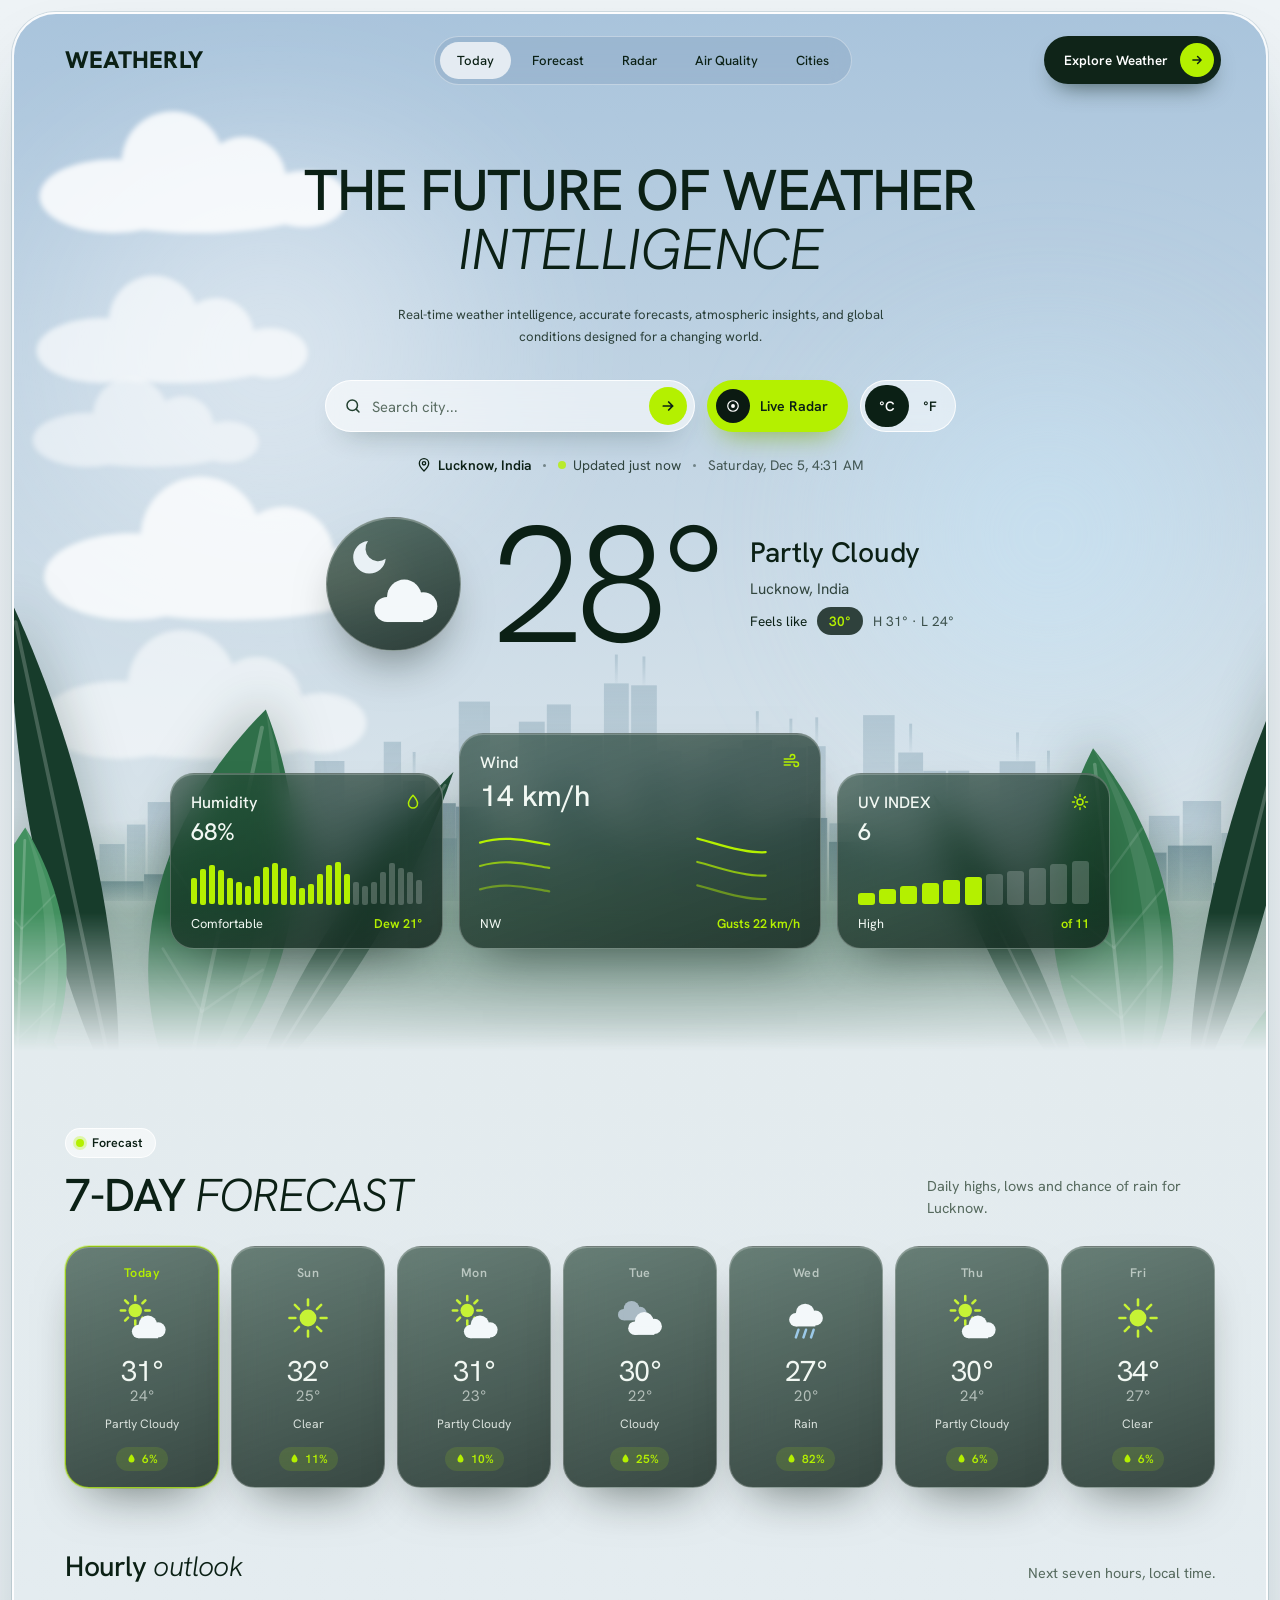
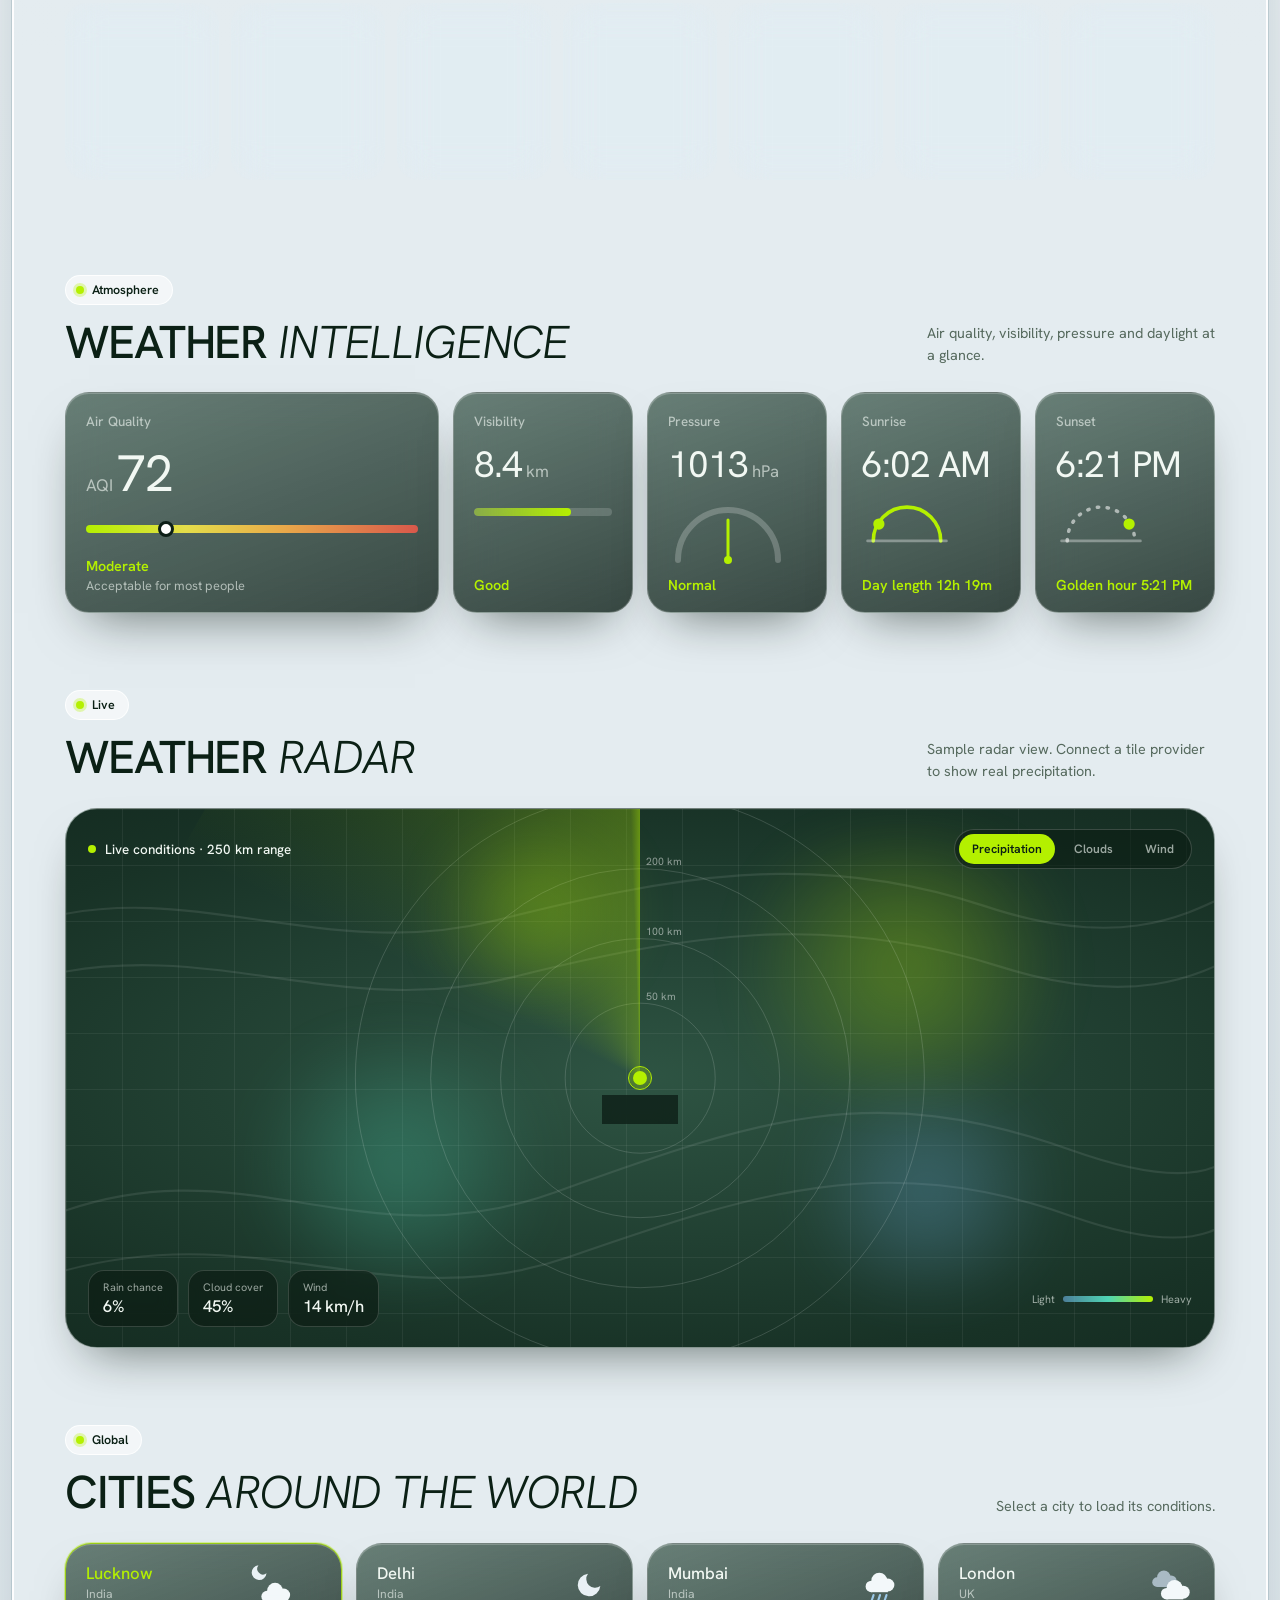
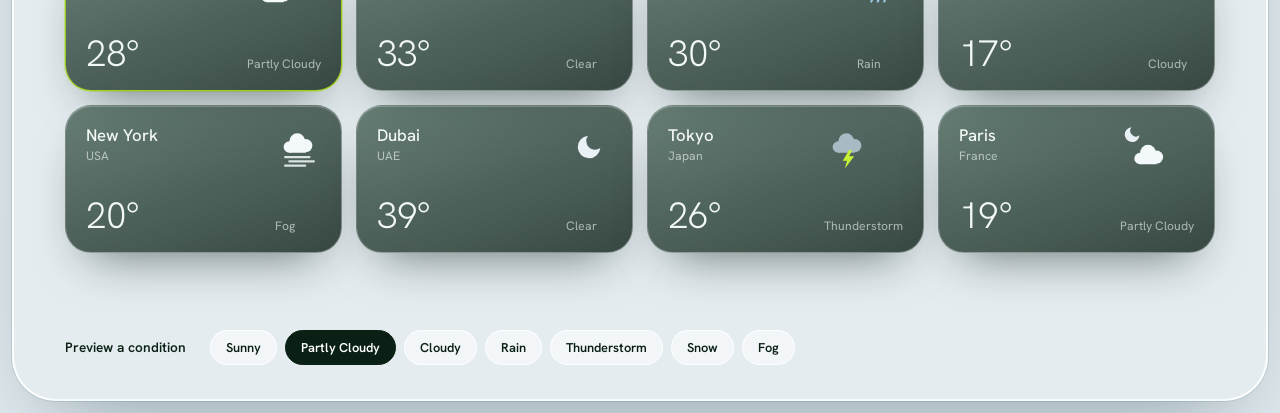
<file: index.html>
<!DOCTYPE html>
<html lang="en">
<head>
<meta charset="UTF-8">
<meta name="viewport" content="width=device-width, initial-scale=1">
<title>Weatherly — The Future of Weather Intelligence</title>
<meta name="description" content="Real-time weather intelligence, accurate forecasts, atmospheric insights, and global conditions.">
<link rel="icon" href="data:image/svg+xml,%3Csvg xmlns='http://www.w3.org/2000/svg' viewBox='0 0 64 64'%3E%3Ccircle cx='32' cy='32' r='30' fill='%230b2015'/%3E%3Ccircle cx='32' cy='32' r='11' fill='%23b4f000'/%3E%3C/svg%3E">
<link rel="preconnect" href="https://fonts.googleapis.com">
<link rel="preconnect" href="https://fonts.gstatic.com" crossorigin>
<link href="https://fonts.googleapis.com/css2?family=Hanken+Grotesk:ital,wght@0,300;0,400;0,500;0,600;0,700;0,800;1,200;1,300;1,400&display=swap" rel="stylesheet">
<link rel="stylesheet" href="style.css">
</head>
<body>

<svg width="0" height="0" style="position:absolute" aria-hidden="true" focusable="false">
  <defs>
    <symbol id="cloudshape" viewBox="0 0 240 100">
      <ellipse cx="70" cy="70" rx="52" ry="26"/>
      <circle cx="112" cy="46" r="36"/>
      <circle cx="162" cy="58" r="30"/>
      <ellipse cx="130" cy="74" rx="90" ry="22"/>
      <ellipse cx="205" cy="72" rx="30" ry="20"/>
    </symbol>

    <linearGradient id="skyfar" x1="0" y1="0" x2="0" y2="1">
      <stop offset="0" stop-color="#9db6c4" stop-opacity=".62"/>
      <stop offset="1" stop-color="#9db6c4" stop-opacity=".06"/>
    </linearGradient>
    <linearGradient id="skynear" x1="0" y1="0" x2="0" y2="1">
      <stop offset="0" stop-color="#6d8d9b" stop-opacity=".7"/>
      <stop offset="1" stop-color="#6d8d9b" stop-opacity=".08"/>
    </linearGradient>

    <g id="leafA">
      <path d="M0 0C-62 -70 -72 -190 0 -300C72 -190 62 -70 0 0Z"/>
      <path d="M0 0C30 -70 42 -190 0 -300C60 -190 50 -70 0 0Z" fill="rgba(255,255,255,.09)"/>
      <path d="M0 -70L-38 -110M0 -70L38 -110M0 -130L-46 -175M0 -130L46 -175M0 -190L-34 -228M0 -190L34 -228" fill="none" stroke="rgba(255,255,255,.11)" stroke-width="2" stroke-linecap="round"/>
      <path d="M0 0V-286" fill="none" stroke="rgba(255,255,255,.2)" stroke-width="3" stroke-linecap="round"/>
    </g>
    <g id="leafB">
      <path d="M0 0C-24 -90 -28 -220 0 -340C28 -220 24 -90 0 0Z"/>
      <path d="M0 0V-326" fill="none" stroke="rgba(255,255,255,.2)" stroke-width="2.5" stroke-linecap="round"/>
    </g>

    <g id="clusterA">
      <use href="#leafA" transform="translate(20 560) rotate(-22) scale(.9)"  fill="#1d4a34"/>
      <use href="#leafB" transform="translate(40 560) rotate(-46) scale(1.05)" fill="#1a4631"/>
      <use href="#leafA" transform="translate(120 560) rotate(-54) scale(.8)"  fill="#3a8055"/>
      <use href="#leafA" transform="translate(90 560) rotate(-30) scale(1)"    fill="#25583c"/>
      <use href="#leafB" transform="translate(150 560) rotate(-12) scale(1.18)" fill="#173c2b"/>
      <use href="#leafA" transform="translate(70 560) rotate(2) scale(.72)"    fill="#42905f"/>
      <use href="#leafA" transform="translate(200 560) rotate(12) scale(1.05)" fill="#2f6f49"/>
      <use href="#leafB" transform="translate(250 560) rotate(32) scale(.9)"   fill="#214f38"/>
    </g>
    <g id="clusterB">
      <use href="#leafB" transform="translate(500 560) rotate(40) scale(1)"     fill="#1a4631"/>
      <use href="#leafA" transform="translate(440 560) rotate(28) scale(1.1)"   fill="#2a6544"/>
      <use href="#leafA" transform="translate(400 560) rotate(50) scale(.78)"   fill="#3d8557"/>
      <use href="#leafB" transform="translate(370 560) rotate(14) scale(1.2)"   fill="#183d2c"/>
      <use href="#leafA" transform="translate(320 560) rotate(-6) scale(1)"     fill="#33774d"/>
      <use href="#leafA" transform="translate(470 560) rotate(8) scale(.7)"     fill="#46955f"/>
      <use href="#leafB" transform="translate(280 560) rotate(-26) scale(.85)"  fill="#204e37"/>
    </g>
  </defs>
</svg>

<div class="shell" id="shell" data-weather="partly" data-time="day">

  <header class="nav" id="nav">
    <a class="logo" href="#today" aria-label="Weatherly home">WEATHERLY</a>

    <nav class="pill-nav" id="pillNav" aria-label="Primary">
      <a href="#today" class="active">Today</a>
      <a href="#forecast">Forecast</a>
      <a href="#radar">Radar</a>
      <a href="#air">Air Quality</a>
      <a href="#cities">Cities</a>
    </nav>

    <div class="nav-actions">
      <a class="btn-dark" href="#forecast">
        <span>Explore Weather</span>
        <span class="orb" aria-hidden="true">
          <svg viewBox="0 0 24 24" width="14" height="14" fill="none" stroke="currentColor" stroke-width="2.6" stroke-linecap="round" stroke-linejoin="round"><path d="M5 12h14M13 6l6 6-6 6"/></svg>
        </span>
      </a>
      <button class="menu-btn" id="menuBtn" type="button" aria-label="Open menu" aria-expanded="false" aria-controls="pillNav">
        <span></span><span></span>
      </button>
    </div>
  </header>

 
  <section class="hero" id="today">

    <div class="layer glowfield" aria-hidden="true"></div>
    <div class="layer sun" aria-hidden="true"></div>
    <div class="layer sky" aria-hidden="true">
      <svg class="cloud c1" viewBox="0 0 240 100"><use href="#cloudshape"/></svg>
      <svg class="cloud c2" viewBox="0 0 240 100"><use href="#cloudshape"/></svg>
      <svg class="cloud c3" viewBox="0 0 240 100"><use href="#cloudshape"/></svg>
      <svg class="cloud c4" viewBox="0 0 240 100"><use href="#cloudshape"/></svg>
      <svg class="cloud c5" viewBox="0 0 240 100"><use href="#cloudshape"/></svg>
    </div>

    <div class="layer scene" aria-hidden="true">
      <svg class="skyline" id="skyline" viewBox="0 0 1440 260" preserveAspectRatio="xMidYMax slice"></svg>
      <div class="ground"></div>
      <svg class="fol fol-l" viewBox="0 0 520 520"><use href="#clusterA"/></svg>
      <svg class="fol fol-r" viewBox="0 0 520 520"><use href="#clusterB"/></svg>
    </div>
    <div class="layer fx" aria-hidden="true">
      <div class="rain" id="fxRain"></div>
      <div class="snow" id="fxSnow"></div>
      <div class="fog"></div>
      <div class="flash"></div>
    </div>

    <div class="hero-content">
      <h1>The Future of Weather <em>Intelligence</em></h1>
      <p class="lede">Real-time weather intelligence, accurate forecasts, atmospheric insights, and global conditions designed for a changing world.</p>

      <div class="cta">
        <form class="search" id="searchForm" autocomplete="off" role="search">
          <svg class="s-ico" viewBox="0 0 24 24" width="18" height="18" fill="none" stroke="currentColor" stroke-width="2" stroke-linecap="round" aria-hidden="true"><circle cx="11" cy="11" r="7"/><path d="M20 20l-3.5-3.5"/></svg>
          <input id="searchInput" type="search" list="cityList" placeholder="Search city..." aria-label="Search city" spellcheck="false">
          <datalist id="cityList"></datalist>
          <button class="go" type="submit" aria-label="Search">
            <svg viewBox="0 0 24 24" width="16" height="16" fill="none" stroke="currentColor" stroke-width="2.6" stroke-linecap="round" stroke-linejoin="round"><path d="M5 12h14M13 6l6 6-6 6"/></svg>
          </button>
        </form>

        <a class="btn-lime" href="#radar">
          <span class="orb" aria-hidden="true">
            <svg viewBox="0 0 24 24" width="18" height="18"><circle cx="12" cy="12" r="7" fill="none" stroke="#fff" stroke-width="1.6"/><circle cx="12" cy="12" r="2.6" fill="#fff"/></svg>
          </span>
          <span>Live Radar</span>
        </a>

        <div class="unit" role="group" aria-label="Temperature unit">
          <button type="button" data-unit="C" aria-pressed="true">°C</button>
          <button type="button" data-unit="F" aria-pressed="false">°F</button>
        </div>
      </div>

      <div class="meta">
        <span class="m-loc">
          <svg viewBox="0 0 24 24" width="16" height="16" fill="none" stroke="currentColor" stroke-width="2" stroke-linecap="round" stroke-linejoin="round" aria-hidden="true"><path d="M12 21s-7-6.2-7-11.5A7 7 0 0 1 19 9.5C19 14.8 12 21 12 21z"/><circle cx="12" cy="9.5" r="2.5"/></svg>
          <b id="metaLoc">Lucknow, India</b>
        </span>
        <span class="dotsep"></span>
        <span class="m-live"><i class="live"></i><span id="updated">Updated just now</span></span>
        <span class="dotsep"></span>
        <span id="clock">—</span>
      </div>

      <div class="now" id="now">
        <div class="now-icon" id="nowIcon"></div>
        <div class="now-temp" id="tempVal">28°</div>
        <div class="now-info">
          <div class="now-cond" id="condText">Partly Cloudy</div>
          <div class="now-loc" id="nowLoc">Lucknow, India</div>
          <div class="now-feels">Feels like <b id="feelsVal">30°</b><span class="hl-pair" id="hiLo">H 31° · L 24°</span></div>
        </div>
      </div>

      <div class="stats">
        <article class="glass gcard g-hum">
          <div class="g-head"><span class="g-label">Humidity</span>
            <svg viewBox="0 0 24 24" width="18" height="18" fill="none" stroke="var(--lime)" stroke-width="2" stroke-linecap="round" stroke-linejoin="round" aria-hidden="true"><path d="M12 3s6 6.5 6 11a6 6 0 0 1-12 0c0-4.5 6-11 6-11z"/></svg>
          </div>
          <div class="g-value" id="humVal">68%</div>
          <div class="viz"><div class="bars" id="humBars"></div></div>
          <div class="g-foot"><span id="humState">Comfortable</span><b id="humDew">Dew 21°</b></div>
        </article>

        <article class="glass gcard g-wind">
          <div class="g-head"><span class="g-label">Wind</span>
            <svg viewBox="0 0 24 24" width="18" height="18" fill="none" stroke="var(--lime)" stroke-width="2" stroke-linecap="round" stroke-linejoin="round" aria-hidden="true"><path d="M3 8h11a3 3 0 1 0-3-3M3 12h16a3 3 0 1 1-3 3M3 16h8"/></svg>
          </div>
          <div class="g-value" id="windVal">14 km/h</div>
          <div class="viz">
            <svg class="windviz" viewBox="0 0 220 60" preserveAspectRatio="none" aria-hidden="true">
              <path d="M0 12C30 2 50 22 80 12S130 2 160 12S200 22 220 12"/>
              <path d="M0 30C30 20 50 40 80 30S130 20 160 30S200 40 220 30"/>
              <path d="M0 48C30 38 50 58 80 48S130 38 160 48S200 58 220 48"/>
            </svg>
          </div>
          <div class="g-foot"><span id="windDir">NW</span><b id="windGust">Gusts 22 km/h</b></div>
        </article>

        <article class="glass gcard g-uv">
          <div class="g-head"><span class="g-label">UV INDEX</span>
            <svg viewBox="0 0 24 24" width="18" height="18" fill="none" stroke="var(--lime)" stroke-width="2" stroke-linecap="round" aria-hidden="true"><circle cx="12" cy="12" r="4"/><path d="M12 2v2.5M12 19.5V22M2 12h2.5M19.5 12H22M4.9 4.9l1.8 1.8M17.3 17.3l1.8 1.8M4.9 19.1l1.8-1.8M17.3 6.7l1.8-1.8"/></svg>
          </div>
          <div class="g-value" id="uvVal">6</div>
          <div class="viz"><div class="uvbar" id="uvBar"></div></div>
          <div class="g-foot"><span id="uvState">High</span><b id="uvNote">of 11</b></div>
        </article>
      </div>
    </div>
  </section>


  <section class="section" id="forecast">
    <div class="s-head reveal">
      <div>
        <span class="tag"><i></i>Forecast</span>
        <h2 class="s-title">7-Day <em>Forecast</em></h2>
      </div>
      <p class="s-note" id="forecastNote">Daily highs, lows and chance of rain for Lucknow.</p>
    </div>
    <div class="daily reveal" id="dailyGrid"></div>

    <div class="s-head sub reveal">
      <div>
        <h3 class="s-sub">Hourly <em>outlook</em></h3>
      </div>
      <p class="s-note">Next seven hours, local time.</p>
    </div>
    <div class="hours reveal" id="hourlyRow"></div>
  </section>

  <section class="section" id="air">
    <div class="s-head reveal">
      <div>
        <span class="tag"><i></i>Atmosphere</span>
        <h2 class="s-title">Weather <em>Intelligence</em></h2>
      </div>
      <p class="s-note">Air quality, visibility, pressure and daylight at a glance.</p>
    </div>

    <div class="intel reveal">
      <article class="glass icard i-aqi">
        <span class="i-label">Air Quality</span>
        <div class="i-big">AQI <b id="aqiVal">72</b></div>
        <div class="aqi-scale"><i id="aqiMarker"></i></div>
        <div class="i-row"><strong id="aqiCat">Moderate</strong><span id="aqiNote">Acceptable for most people</span></div>
      </article>

      <article class="glass icard">
        <span class="i-label">Visibility</span>
        <div class="i-big"><b id="visVal">8.4</b> km</div>
        <div class="vis-bar"><u id="visFill"></u></div>
        <div class="i-row"><strong id="visNote">Good</strong></div>
      </article>

      <article class="glass icard">
        <span class="i-label">Pressure</span>
        <div class="i-big"><b id="presVal">1013</b> hPa</div>
        <svg class="gauge" viewBox="0 0 120 64" aria-hidden="true">
          <path class="g-track" d="M10 58A50 50 0 0 1 110 58"/>
          <g id="presNeedle" class="g-needle"><line x1="60" y1="58" x2="60" y2="18"/><circle cx="60" cy="58" r="4"/></g>
        </svg>
        <div class="i-row"><strong id="presNote">Normal</strong></div>
      </article>

      <article class="glass icard">
        <span class="i-label">Sunrise</span>
        <div class="i-big"><b id="riseVal">6:02 AM</b></div>
        <svg class="sunico" viewBox="0 0 64 28" aria-hidden="true"><path d="M8 26a24 24 0 0 1 48 0" fill="none" stroke="var(--lime)" stroke-width="2.5" stroke-linecap="round"/><path d="M4 26h56" stroke="rgba(255,255,255,.35)" stroke-width="2" stroke-linecap="round"/><circle cx="12" cy="14" r="4" fill="var(--lime)"/></svg>
        <div class="i-row"><strong id="riseNote">Day length 12h 19m</strong></div>
      </article>

      <article class="glass icard">
        <span class="i-label">Sunset</span>
        <div class="i-big"><b id="setVal">6:21 PM</b></div>
        <svg class="sunico" viewBox="0 0 64 28" aria-hidden="true"><path d="M8 26a24 24 0 0 1 48 0" fill="none" stroke="rgba(255,255,255,.55)" stroke-width="2.5" stroke-linecap="round" stroke-dasharray="1 6"/><path d="M4 26h56" stroke="rgba(255,255,255,.35)" stroke-width="2" stroke-linecap="round"/><circle cx="52" cy="14" r="4" fill="var(--lime)"/></svg>
        <div class="i-row"><strong id="setNote">Golden hour 5:21 PM</strong></div>
      </article>
    </div>
  </section>

  <section class="section" id="radar">
    <div class="s-head reveal">
      <div>
        <span class="tag"><i></i>Live</span>
        <h2 class="s-title">Weather <em>Radar</em></h2>
      </div>
      <p class="s-note">Sample radar view. Connect a tile provider to show real precipitation.</p>
    </div>

    <div class="glass radar reveal" id="radarCard" data-layer="rain">
      <div class="r-map">
        <div class="r-grid"></div>
        <svg class="r-contours" viewBox="0 0 800 400" preserveAspectRatio="xMidYMid slice" aria-hidden="true">
          <path d="M-20 300C120 240 200 330 340 280S560 200 700 250 820 220 840 210"/>
          <path d="M-20 340C130 290 220 370 350 325S570 250 700 296 820 270 840 262"/>
          <path d="M-20 90C90 60 180 120 300 90S520 40 640 80 800 70 840 60"/>
          <path d="M-20 130C100 100 190 160 310 130S530 84 650 122 810 112 840 104"/>
        </svg>
        <div class="r-blobs">
          <i class="r-blob b1"></i><i class="r-blob b2"></i><i class="r-blob b3"></i><i class="r-blob b4"></i>
        </div>
        <div class="r-streaks" id="rStreaks"></div>
        <div class="r-rings"><span></span><span></span><span></span><span></span></div>
        <div class="r-sweep"></div>
        <div class="r-marker"><i></i><b id="radarCity">Lucknow</b></div>
        <span class="r-km k1">50 km</span><span class="r-km k2">100 km</span><span class="r-km k3">200 km</span>
      </div>

      <div class="r-top">
        <span class="r-title"><i class="live"></i>Live conditions · 250 km range</span>
        <div class="r-chips" role="group" aria-label="Radar layer">
          <button type="button" class="r-chip active" data-layer="rain">Precipitation</button>
          <button type="button" class="r-chip" data-layer="clouds">Clouds</button>
          <button type="button" class="r-chip" data-layer="wind">Wind</button>
        </div>
      </div>

      <div class="r-bottom">
        <div class="r-stat"><span>Rain chance</span><b id="radarRain">10%</b></div>
        <div class="r-stat"><span>Cloud cover</span><b id="radarCover">45%</b></div>
        <div class="r-stat"><span>Wind</span><b id="radarWind">14 km/h</b></div>
        <div class="r-legend"><span>Light</span><i></i><span>Heavy</span></div>
      </div>
    </div>
  </section>

  <section class="section" id="cities">
    <div class="s-head reveal">
      <div>
        <span class="tag"><i></i>Global</span>
        <h2 class="s-title">Cities <em>Around the World</em></h2>
      </div>
      <p class="s-note">Select a city to load its conditions.</p>
    </div>
    <div class="cities reveal" id="cityGrid"></div>
  </section>

  <footer class="foot">

    <div class="foot-row">
      <span class="foot-label">Preview a condition</span>
      <div class="chips" id="previewChips" role="group" aria-label="Preview condition"></div>
    </div>
  </footer>
</div>

<div class="toast" id="toast" role="status" aria-live="polite"></div>

<script src="script.js"></script>
</body>
</html>
</file>
<file: style.css>
@property --sky-top {
  syntax: '<color>';
  inherits: true;
  initial-value: #a9c4dc;
}

@property --sky-bot {
  syntax: '<color>';
  inherits: true;
  initial-value: #e3ebee;
}

@property --cloud {
  syntax: '<color>';
  inherits: true;
  initial-value: #ffffff;
}

:root {
  --ink: #0b2015;
  --ink-soft: #22402f;
  --muted: #566a5e;
  --lime: #b4f000;
  --lime-2: #d5fa6a;
  --bg: #e7eef2;
  --bg-2: #dce8ed;
  --pad: clamp(18px, 4vw, 56px);
  --nav-h: 64px;
  --nav-top: 14px;
  --ease: cubic-bezier(.2, .7, .2, 1);
  --font: 'Hanken Grotesk', 'Instrument Sans', system-ui, -apple-system, 'Segoe UI', Roboto, Helvetica, Arial, sans-serif;
}

*,
*::before,
*::after {
  box-sizing: border-box;
  margin: 0;
  padding: 0;
}

html {
  scroll-behavior: smooth;
  -webkit-text-size-adjust: 100%;
}

body {
  font-family: var(--font);
  color: var(--ink);
  background: linear-gradient(180deg, #eef3f6, #dfe8ed);
  min-height: 100vh;
  -webkit-font-smoothing: antialiased;
  overflow-x: hidden;
}

a {
  color: inherit;
  text-decoration: none;
}

button {
  font: inherit;
  color: inherit;
  cursor: pointer;
}

input {
  font: inherit;
}

svg {
  display: block;
}

:focus-visible {
  outline: 2px solid var(--lime);
  outline-offset: 3px;
}


.shell {
  position: relative;
  margin: 12px;
  border-radius: 44px;
  border: 2px solid rgba(255, 255, 255, .92);
  overflow: hidden;
  overflow: clip;
  background: linear-gradient(180deg, var(--sky-top) 0, var(--sky-bot) 980px, #e4ecf0 1650px, #e4ecf0 100%);
  box-shadow: 0 40px 90px -40px rgba(20, 50, 60, .45), 0 0 0 1px rgba(150, 175, 190, .35);
  transition: --sky-top 1.4s ease, --sky-bot 1.4s ease, --cloud 1.4s ease;
  /* default: partly cloudy */
  --sky-top: #a9c4dc;
  --sky-bot: #e3ebee;
  --cloud: #ffffff;
  --cloud-o: .9;
  --sun-o: .75;
  --rain-o: 0;
  --snow-o: 0;
  --fog-o: 0;
  --hx: var(--ink);
}


.shell[data-weather="sunny"] {
  --sky-top: #9cc9ee;
  --sky-bot: #e6f1f0;
  --cloud: #ffffff;
  --cloud-o: .38;
  --sun-o: 1;
}

.shell[data-weather="partly"] {
  --sky-top: #a9c4dc;
  --sky-bot: #e3ebee;
  --cloud: #ffffff;
  --cloud-o: .92;
  --sun-o: .7;
}

.shell[data-weather="cloudy"] {
  --sky-top: #a4b4c1;
  --sky-bot: #dde4e8;
  --cloud: #eef2f5;
  --cloud-o: 1;
  --sun-o: 0;
}

.shell[data-weather="rain"] {
  --sky-top: #8ea1af;
  --sky-bot: #cbd5da;
  --cloud: #a9b6bf;
  --cloud-o: 1;
  --sun-o: 0;
  --rain-o: 1;
}

.shell[data-weather="storm"] {
  --sky-top: #4b5763;
  --sky-bot: #8c99a5;
  --cloud: #6c7985;
  --cloud-o: 1;
  --sun-o: 0;
  --rain-o: 1;
  --hx: #f2f8f3;
}

.shell[data-weather="snow"] {
  --sky-top: #c3d2de;
  --sky-bot: #f1f5f8;
  --cloud: #ffffff;
  --cloud-o: .85;
  --sun-o: 0;
  --snow-o: 1;
}

.shell[data-weather="fog"] {
  --sky-top: #c2cbd1;
  --sky-bot: #e8ecee;
  --cloud: #e6ebee;
  --cloud-o: .75;
  --sun-o: 0;
  --fog-o: 1;
}

.shell[data-time="night"] {
  --sun-o: 0;
}


.nav {
  position: sticky;
  top: var(--nav-top);
  z-index: 60;
  margin: var(--nav-top) clamp(14px, 2.8vw, 40px) 0;
  height: var(--nav-h);
  display: grid;
  grid-template-columns: 1fr auto 1fr;
  align-items: center;
  padding: 0 8px 0 14px;
  border-radius: 999px;
  border: 1px solid transparent;
  transition: background .35s, box-shadow .35s, border-color .35s, backdrop-filter .35s;
}

.nav.scrolled {
  background: rgba(233, 240, 243, .74);
  border-color: rgba(255, 255, 255, .75);
  box-shadow: 0 14px 34px -16px rgba(15, 40, 30, .3);
  -webkit-backdrop-filter: blur(16px) saturate(150%);
  backdrop-filter: blur(16px) saturate(150%);
}

.logo {
  font-weight: 800;
  font-size: 1.5rem;
  letter-spacing: .01em;
  color: var(--hx);
  line-height: 1;
  transition: color .4s;
}

.nav.scrolled .logo {
  color: var(--ink);
}

.logo.small {
  font-size: 1.15rem;
  color: var(--ink);
}

.pill-nav {
  display: flex;
  gap: 4px;
  padding: 5px;
  border-radius: 999px;
  background: rgba(112, 142, 172, .26);
  border: 1px solid rgba(255, 255, 255, .38);
  -webkit-backdrop-filter: blur(10px);
  backdrop-filter: blur(10px);
}

.pill-nav a {
  padding: 10px 17px;
  border-radius: 999px;
  font-size: .82rem;
  font-weight: 500;
  color: var(--ink);
  white-space: nowrap;
  transition: background .3s, color .3s;
}

.pill-nav a:hover {
  background: rgba(255, 255, 255, .45);
}

.pill-nav a.active {
  background: rgba(255, 255, 255, .72);
}

.nav-actions {
  display: flex;
  justify-content: flex-end;
  align-items: center;
  gap: 10px;
}

.btn-dark {
  display: inline-flex;
  align-items: center;
  gap: 12px;
  height: 48px;
  padding: 0 7px 0 20px;
  border-radius: 999px;
  background: #0f2418;
  color: #fff;
  font-size: .84rem;
  font-weight: 600;
  box-shadow: 0 12px 24px -12px rgba(5, 25, 15, .7);
  transition: transform .3s var(--ease), background .3s, box-shadow .3s;
}

.btn-dark .orb,
.btn-lime .orb {
  display: grid;
  place-items: center;
  width: 34px;
  height: 34px;
  border-radius: 50%;
  transition: transform .3s var(--ease);
}

.btn-dark .orb {
  background: var(--lime);
  color: #0b2015;
}

.btn-dark:hover {
  transform: translateY(-2px);
  background: #16331f;
  box-shadow: 0 18px 30px -14px rgba(5, 25, 15, .75);
}

.btn-dark:hover .orb {
  transform: translateX(3px);
}

.menu-btn {
  display: none;
  width: 46px;
  height: 46px;
  border-radius: 50%;
  border: 1px solid rgba(255, 255, 255, .6);
  background: rgba(255, 255, 255, .5);
  position: relative;
}

.menu-btn span {
  position: absolute;
  left: 14px;
  right: 14px;
  height: 2px;
  border-radius: 2px;
  background: var(--ink);
  transition: transform .3s var(--ease), top .3s var(--ease);
}

.menu-btn span:nth-child(1) {
  top: 18px;
}

.menu-btn span:nth-child(2) {
  top: 26px;
}

.nav.open .menu-btn span:nth-child(1) {
  top: 22px;
  transform: rotate(45deg);
}

.nav.open .menu-btn span:nth-child(2) {
  top: 22px;
  transform: rotate(-45deg);
}

.hero {
  position: relative;
  isolation: isolate;
  margin-top: calc(-1 * (var(--nav-h) + var(--nav-top)));
  padding: calc(var(--nav-h) + var(--nav-top) + clamp(18px, 3.4vw, 46px)) var(--pad) 0;
  min-height: max(1010px, calc(100svh - 24px));
  display: flex;
  flex-direction: column;
  align-items: center;
  text-align: center;
  color: var(--hx);
  transition: color .5s;
}

.layer {
  position: absolute;
  inset: 0;
  pointer-events: none;
}


.glowfield {
  z-index: 0;
  overflow: hidden;
}

.glowfield::before,
.glowfield::after {
  content: '';
  position: absolute;
  border-radius: 50%;
  filter: blur(70px);
}

.glowfield::before {
  width: 60vw;
  height: 40vw;
  left: -10vw;
  top: 8%;
  background: radial-gradient(circle, rgba(255, 255, 255, .55), transparent 68%);
  animation: glowA 26s ease-in-out infinite alternate;
}

.glowfield::after {
  width: 50vw;
  height: 36vw;
  right: -8vw;
  top: 28%;
  background: radial-gradient(circle, rgba(200, 235, 255, .5), transparent 68%);
  animation: glowB 32s ease-in-out infinite alternate;
}

@keyframes glowA {
  to {
    transform: translate(14vw, 6vw) scale(1.15);
  }
}

@keyframes glowB {
  to {
    transform: translate(-12vw, -4vw) scale(1.2);
  }
}


.sun {
  z-index: 0;
  inset: auto;
  left: 50%;
  top: 56%;
  width: min(980px, 130vw);
  aspect-ratio: 1;
  border-radius: 50%;
  transform: translate(-50%, -50%);
  background: radial-gradient(circle, rgba(255, 253, 228, .98) 0, rgba(255, 249, 205, .6) 13%, rgba(255, 255, 255, .24) 34%, transparent 62%);
  opacity: var(--sun-o);
  transition: opacity 1.2s ease;
  animation: sunPulse 9s ease-in-out infinite;
}

@keyframes sunPulse {
  50% {
    transform: translate(-50%, -50%) scale(1.06);
  }
}


.sky {
  z-index: 0;
  overflow: hidden;
}

.cloud {
  position: absolute;
  left: 0;
  fill: var(--cloud);
  filter: blur(2.5px);
  opacity: calc(var(--cloud-o) * var(--k, 1));
  transition: opacity 1.2s ease;
  animation: drift linear infinite;
  will-change: transform;
}

.c1 {
  top: 8%;
  width: 340px;
  --k: .9;
  animation-duration: 150s;
  animation-delay: -40s;
}

.c2 {
  top: 24%;
  width: 300px;
  --k: .7;
  animation-duration: 115s;
  animation-delay: -90s;
}

.c3 {
  top: 43%;
  width: 400px;
  --k: .85;
  animation-duration: 180s;
  animation-delay: -120s;
}

.c4 {
  top: 58%;
  width: 360px;
  --k: .6;
  animation-duration: 130s;
  animation-delay: -20s;
}

.c5 {
  top: 34%;
  width: 250px;
  --k: .55;
  animation-duration: 100s;
  animation-delay: -60s;
}

@keyframes drift {
  from {
    transform: translateX(-40vw);
  }

  to {
    transform: translateX(120vw);
  }
}

.scene {
  z-index: 1;
  inset: auto 0 0 0;
  height: min(74%, 780px);
  -webkit-mask-image: linear-gradient(to bottom, transparent 0, #000 30%, #000 82%, transparent 100%);
  mask-image: linear-gradient(to bottom, transparent 0, #000 30%, #000 82%, transparent 100%);
}

.skyline {
  position: absolute;
  left: 0;
  right: 0;
  bottom: 150px;
  width: 100%;
  height: 250px;
}

.ground {
  position: absolute;
  left: 0;
  right: 0;
  bottom: 0;
  height: 34%;
  background:
    radial-gradient(90% 100% at 50% 100%, rgba(30, 78, 54, .92), rgba(56, 108, 78, .5) 55%, transparent 100%);
}

.fol {
  position: absolute;
  bottom: -2px;
  transform-origin: 50% 100%;
  animation: sway 10s ease-in-out infinite alternate;
  filter: drop-shadow(0 -10px 24px rgba(10, 40, 26, .25));
}

.fol-l {
  left: -7%;
  width: min(52vw, 740px);
}

.fol-r {
  right: -8%;
  width: min(48vw, 690px);
  animation-duration: 12s;
  animation-delay: -4s;
}

@keyframes sway {
  from {
    transform: rotate(-.7deg);
  }

  to {
    transform: rotate(.9deg);
  }
}

.fx {
  z-index: 2;
  overflow: hidden;
}

.rain,
.snow,
.fog {
  position: absolute;
  inset: 0;
  transition: opacity 1s ease;
}

.rain {
  opacity: var(--rain-o);
}

.snow {
  opacity: var(--snow-o);
}

.fog {
  opacity: var(--fog-o);
  background: linear-gradient(180deg, rgba(232, 237, 239, .15), rgba(232, 237, 239, .72) 45%, rgba(232, 237, 239, .45));
}

.fog::before {
  content: '';
  position: absolute;
  inset: 20% -20% 10%;
  background: radial-gradient(60% 40% at 30% 50%, rgba(255, 255, 255, .55), transparent 70%),
    radial-gradient(50% 36% at 75% 60%, rgba(255, 255, 255, .45), transparent 70%);
  animation: fogMove 24s ease-in-out infinite alternate;
}

@keyframes fogMove {
  to {
    transform: translateX(12%);
  }
}

.rain i {
  position: absolute;
  top: -120px;
  width: 1.5px;
  background: linear-gradient(to bottom, transparent, rgba(255, 255, 255, .8));
  animation: rainfall linear infinite;
}

@keyframes rainfall {
  from {
    transform: rotate(10deg) translateY(-140px);
  }

  to {
    transform: rotate(10deg) translateY(1400px);
  }
}

.snow i {
  position: absolute;
  top: -20px;
  border-radius: 50%;
  background: rgba(255, 255, 255, .92);
  animation: snowfall linear infinite;
}

@keyframes snowfall {
  0% {
    transform: translate(0, -20px);
  }

  50% {
    transform: translate(24px, 520px);
  }

  100% {
    transform: translate(-10px, 1100px);
  }
}

.flash {
  position: absolute;
  inset: 0;
  background: #eaf3ff;
  opacity: 0;
}

.shell[data-weather="storm"] .flash {
  animation: flash 9s infinite;
}

@keyframes flash {

  0%,
  92%,
  100% {
    opacity: 0;
  }

  94% {
    opacity: .22;
  }

  97% {
    opacity: 0;
  }
}


.hero-content {
  position: relative;
  z-index: 3;
  width: 100%;
  flex: 1;
  display: flex;
  flex-direction: column;
  align-items: center;
}

.hero h1 {
  font-weight: 500;
  font-size: clamp(2rem, 4.5vw, 4.5rem);
  line-height: 1.02;
  letter-spacing: -.025em;
  text-transform: uppercase;
  margin-top: clamp(6px, 2vw, 26px);
  max-width: 24ch;
}

.hero h1 em {
  display: block;
  font-style: italic;
  font-weight: 300;
  letter-spacing: -.02em;
}

.lede {
  max-width: 500px;
  margin-top: clamp(16px, 2vw, 26px);
  font-size: clamp(.82rem, 1vw, .94rem);
  line-height: 1.68;
  opacity: .82;
}

/* CTA row: search + radar + units */
.cta {
  width: 100%;
  margin-top: clamp(22px, 2.6vw, 32px);
  display: flex;
  flex-wrap: wrap;
  justify-content: center;
  align-items: center;
  gap: 12px;
  color: var(--ink);
}

.search {
  display: flex;
  align-items: center;
  gap: 10px;
  width: min(370px, 100%);
  height: 52px;
  padding: 0 7px 0 18px;
  border-radius: 999px;
  background: rgba(255, 255, 255, .58);
  border: 1px solid rgba(255, 255, 255, .85);
  box-shadow: 0 14px 30px -18px rgba(15, 45, 35, .45);
  -webkit-backdrop-filter: blur(14px);
  backdrop-filter: blur(14px);
  transition: box-shadow .3s, background .3s;
}

.search:focus-within {
  background: rgba(255, 255, 255, .8);
  box-shadow: 0 0 0 3px rgba(180, 240, 0, .55), 0 14px 30px -18px rgba(15, 45, 35, .45);
}

.search .s-ico {
  color: var(--ink-soft);
  flex: none;
}

.search input {
  flex: 1;
  min-width: 0;
  border: 0;
  outline: 0;
  background: transparent;
  font-size: .92rem;
  font-weight: 500;
  color: var(--ink);
}

.search input::placeholder {
  color: #5a6d62;
  font-weight: 400;
}

.search input::-webkit-search-cancel-button {
  display: none;
}

.go {
  width: 38px;
  height: 38px;
  border-radius: 50%;
  border: 0;
  flex: none;
  background: var(--lime);
  color: #0b2015;
  display: grid;
  place-items: center;
  transition: transform .3s var(--ease), background .3s;
}

.go:hover {
  transform: translateX(2px) scale(1.06);
  background: #c6ff1f;
}

.btn-lime {
  display: inline-flex;
  align-items: center;
  gap: 10px;
  height: 52px;
  padding: 0 20px 0 9px;
  border-radius: 999px;
  background: var(--lime);
  font-size: .88rem;
  font-weight: 600;
  color: var(--ink);
  box-shadow: 0 14px 28px -14px rgba(120, 170, 0, .8);
  transition: transform .3s var(--ease), box-shadow .3s;
}

.btn-lime .orb {
  background: #0b1a12;
}

.btn-lime:hover {
  transform: translateY(-2px);
  box-shadow: 0 20px 32px -14px rgba(120, 170, 0, .9);
}

.btn-lime:hover .orb {
  transform: rotate(90deg);
}

.unit {
  display: inline-flex;
  padding: 4px;
  border-radius: 999px;
  background: rgba(255, 255, 255, .5);
  border: 1px solid rgba(255, 255, 255, .85);
  -webkit-backdrop-filter: blur(10px);
  backdrop-filter: blur(10px);
}

.unit button {
  border: 0;
  background: transparent;
  padding: 0 14px;
  height: 42px;
  border-radius: 999px;
  font-size: .85rem;
  font-weight: 600;
  color: var(--ink);
  transition: background .25s, color .25s;
}

.unit button[aria-pressed="true"] {
  background: var(--ink);
  color: #fff;
}

/* location line */
.meta {
  margin-top: clamp(18px, 2vw, 24px);
  display: flex;
  flex-wrap: wrap;
  justify-content: center;
  align-items: center;
  gap: 8px 12px;
  font-size: .86rem;
}

.meta .m-loc {
  display: inline-flex;
  align-items: center;
  gap: 6px;
}

.meta .m-loc b {
  font-weight: 600;
}

.meta .m-live {
  display: inline-flex;
  align-items: center;
  gap: 7px;
  opacity: .8;
}

.meta #clock {
  opacity: .7;
}

.dotsep {
  width: 3px;
  height: 3px;
  border-radius: 50%;
  background: currentColor;
  opacity: .45;
}

.live {
  display: inline-block;
  width: 8px;
  height: 8px;
  border-radius: 50%;
  background: var(--lime);
  box-shadow: 0 0 0 0 rgba(180, 240, 0, .6);
  animation: ping 2.4s ease-out infinite;
}

@keyframes ping {
  0% {
    box-shadow: 0 0 0 0 rgba(180, 240, 0, .55);
  }

  80%,
  100% {
    box-shadow: 0 0 0 9px rgba(180, 240, 0, 0);
  }
}

/* main temperature */
.now {
  margin-top: clamp(22px, 3vw, 40px);
  display: flex;
  flex-wrap: wrap;
  justify-content: center;
  align-items: center;
  gap: clamp(10px, 2.4vw, 34px);
  transition: opacity .3s;
}

.now.is-loading {
  opacity: .45;
}

.now.swap {
  animation: swap .7s var(--ease);
}

@keyframes swap {
  from {
    opacity: 0;
    transform: translateY(14px);
  }

  to {
    opacity: 1;
    transform: none;
  }
}

.now-icon {
  width: clamp(92px, 10.5vw, 148px);
  aspect-ratio: 1;
  border-radius: 50%;
  display: grid;
  place-items: center;
  background: linear-gradient(160deg, rgba(40, 70, 55, .72), rgba(13, 31, 23, .84));
  border: 1px solid rgba(255, 255, 255, .3);
  -webkit-backdrop-filter: blur(14px);
  backdrop-filter: blur(14px);
  box-shadow: 0 26px 50px -22px rgba(6, 22, 14, .6), inset 0 1px 0 rgba(255, 255, 255, .25);
  animation: floaty 7s ease-in-out infinite;
}

.now-icon .ic {
  width: 76%;
  height: 76%;
}

@keyframes floaty {
  50% {
    transform: translateY(-8px);
  }
}

.now-temp {
  font-size: clamp(5.6rem, 13vw, 11rem);
  font-weight: 300;
  line-height: .86;
  letter-spacing: -.055em;
}

.now-info {
  text-align: left;
  display: flex;
  flex-direction: column;
  gap: 8px;
}

.now-cond {
  font-size: clamp(1.25rem, 2.2vw, 1.9rem);
  font-weight: 500;
  letter-spacing: -.01em;
}

.now-loc {
  font-size: .95rem;
  opacity: .8;
}

.now-feels {
  display: inline-flex;
  align-items: center;
  gap: 10px;
  flex-wrap: wrap;
  font-size: .85rem;
}

.now-feels b {
  font-weight: 600;
  padding: 5px 12px;
  border-radius: 999px;
  background: rgba(13, 31, 23, .82);
  color: var(--lime);
}

.hl-pair {
  opacity: .75;
}

/* =====================================================
   GLASS CARDS
   ===================================================== */
.glass {
  --fg: #f2f8f3;
  --fg2: rgba(242, 248, 243, .62);
  color: var(--fg);
  background: linear-gradient(160deg, rgba(40, 70, 55, .66), rgba(13, 31, 23, .8));
  border: 1px solid rgba(255, 255, 255, .26);
  -webkit-backdrop-filter: blur(18px) saturate(140%);
  backdrop-filter: blur(18px) saturate(140%);
  border-radius: 24px;
  box-shadow: 0 24px 50px -24px rgba(6, 22, 14, .6), inset 0 1px 0 rgba(255, 255, 255, .22);
  transition: transform .35s var(--ease), box-shadow .35s, border-color .35s;
}

.glass:hover {
  transform: translateY(-5px);
  border-color: rgba(180, 240, 0, .42);
  box-shadow: 0 32px 60px -24px rgba(6, 22, 14, .65), 0 0 0 1px rgba(180, 240, 0, .1), inset 0 1px 0 rgba(255, 255, 255, .28);
}

/* hero stat cards */
.stats {
  margin-top: auto;
  padding-top: clamp(40px, 6vw, 90px);
  padding-bottom: clamp(74px, 8vw, 104px);
  width: min(940px, 100%);
  display: grid;
  grid-template-columns: 1fr 1.32fr 1fr;
  gap: 16px;
  align-items: end;
  text-align: left;
}

.gcard {
  padding: 18px 20px 16px;
  display: flex;
  flex-direction: column;
  min-height: 176px;
}

.g-wind {
  min-height: 216px;
}

.g-head {
  display: flex;
  justify-content: space-between;
  align-items: center;
}

.g-label {
  font-size: 1.02rem;
  font-weight: 500;
}

.g-value {
  font-size: 1.5rem;
  font-weight: 500;
  margin-top: 3px;
  letter-spacing: -.01em;
}

.g-wind .g-value {
  font-size: 1.85rem;
}

.viz {
  flex: 1;
  margin: 12px 0 10px;
  min-height: 46px;
  position: relative;
}

.g-foot {
  display: flex;
  justify-content: space-between;
  gap: 8px;
  font-size: .8rem;
  color: var(--fg);
}

.g-foot b {
  color: var(--lime);
  font-weight: 600;
}

.bars {
  position: absolute;
  inset: 0;
  display: flex;
  align-items: flex-end;
  gap: 3px;
}

.bars i {
  flex: 1;
  min-width: 3px;
  border-radius: 2px;
  background: rgba(255, 255, 255, .22);
  transform-origin: bottom;
  animation: grow .7s var(--ease) both;
}

.bars i.on {
  background: var(--lime);
}

@keyframes grow {
  from {
    transform: scaleY(.15);
    opacity: 0;
  }
}

.uvbar {
  position: absolute;
  inset: 0;
  display: flex;
  align-items: flex-end;
  gap: 4px;
}

.uvbar i {
  flex: 1;
  border-radius: 3px;
  height: calc(26% + var(--i) * 6.8%);
  background: rgba(255, 255, 255, .2);
  transform-origin: bottom;
  animation: grow .7s var(--ease) both;
}

.uvbar i.on {
  background: var(--lime);
}

.windviz {
  position: absolute;
  inset: 0;
  width: 100%;
  height: 100%;
  overflow: visible;
}

.windviz path {
  fill: none;
  stroke: var(--lime);
  stroke-width: 2.2;
  stroke-linecap: round;
  vector-effect: non-scaling-stroke;
  stroke-dasharray: 70 150;
  animation: windflow var(--wind-dur, 3s) linear infinite;
}

.windviz path:nth-child(2) {
  opacity: .7;
  animation-delay: -1s;
}

.windviz path:nth-child(3) {
  opacity: .45;
  animation-delay: -2s;
}

@keyframes windflow {
  to {
    stroke-dashoffset: -220;
  }
}
.section {
  position: relative;
  padding: clamp(46px, 6vw, 84px) var(--pad) 0;
  scroll-margin-top: 20px;
}

.s-head {
  display: flex;
  justify-content: space-between;
  align-items: flex-end;
  flex-wrap: wrap;
  gap: 14px 24px;
  margin-bottom: 26px;
}

.s-head.sub {
  margin-top: clamp(38px, 5vw, 60px);
  margin-bottom: 18px;
}

.tag {
  display: inline-flex;
  align-items: center;
  gap: 8px;
  padding: 6px 13px 6px 10px;
  border-radius: 999px;
  font-size: .78rem;
  font-weight: 600;
  background: rgba(255, 255, 255, .55);
  border: 1px solid rgba(255, 255, 255, .85);
  margin-bottom: 14px;
}

.tag i {
  width: 8px;
  height: 8px;
  border-radius: 50%;
  background: var(--lime);
  box-shadow: 0 0 0 3px rgba(180, 240, 0, .3);
}

.s-title {
  font-size: clamp(1.8rem, 3.6vw, 3.1rem);
  font-weight: 500;
  line-height: 1.04;
  letter-spacing: -.025em;
  text-transform: uppercase;
}

.s-title em {
  font-style: italic;
  font-weight: 300;
}

.s-sub {
  font-size: clamp(1.3rem, 2.2vw, 1.8rem);
  font-weight: 500;
  letter-spacing: -.02em;
}

.s-sub em {
  font-style: italic;
  font-weight: 300;
}

.s-note {
  color: var(--muted);
  font-size: .9rem;
  line-height: 1.55;
  max-width: 36ch;
}

/* daily forecast */
.daily {
  display: grid;
  grid-template-columns: repeat(7, 1fr);
  gap: 12px;
}

.day {
  padding: 18px 10px 16px;
  border-radius: 24px;
  display: flex;
  flex-direction: column;
  align-items: center;
  gap: 6px;
  text-align: center;
}

.dname {
  font-size: .78rem;
  font-weight: 600;
  color: var(--fg2);
  letter-spacing: .04em;
}

.day .ic {
  width: 54px;
  height: 54px;
  margin: 4px 0;
}

.temps {
  display: flex;
  flex-direction: column;
  align-items: center;
  line-height: 1.15;
}

.temps .hi {
  font-size: 1.8rem;
  font-weight: 400;
  letter-spacing: -.02em;
}

.temps .lo {
  font-size: .95rem;
  color: var(--fg2);
}

.dcond {
  font-size: .76rem;
  color: var(--fg);
  opacity: .85;
  min-height: 2.1em;
  display: flex;
  align-items: center;
}

.prec {
  margin-top: 4px;
  display: inline-flex;
  align-items: center;
  gap: 5px;
  padding: 4px 10px;
  border-radius: 999px;
  font-size: .74rem;
  font-weight: 600;
  color: var(--lime);
  background: rgba(180, 240, 0, .12);
}

.prec svg {
  width: 11px;
  height: 11px;
}

.day.today {
  border-color: rgba(180, 240, 0, .7);
  box-shadow: 0 24px 50px -24px rgba(6, 22, 14, .6), 0 0 0 1px rgba(180, 240, 0, .35), inset 0 1px 0 rgba(255, 255, 255, .22);
}

.day.today .dname {
  color: var(--lime);
}

/* hourly */
.hours {
  display: flex;
  gap: 12px;
  overflow-x: auto;
  padding: 8px 2px 18px;
  margin: -8px -2px 0;
  scroll-snap-type: x proximity;
  scrollbar-width: none;
}

.hours::-webkit-scrollbar {
  display: none;
}

.hour {
  flex: 1 0 118px;
  scroll-snap-align: start;
  display: flex;
  flex-direction: column;
  align-items: center;
  gap: 8px;
  padding: 18px 12px 16px;
  border-radius: 22px;
}

.hl {
  font-size: .8rem;
  font-weight: 600;
  color: var(--fg2);
}

.hour .ic {
  width: 42px;
  height: 42px;
}

.ht {
  font-size: 1.45rem;
  font-weight: 400;
  letter-spacing: -.02em;
}

.hp {
  display: inline-flex;
  align-items: center;
  gap: 5px;
  font-size: .74rem;
  color: var(--fg2);
}

.hp svg {
  width: 11px;
  height: 11px;
}

.pbar {
  width: 100%;
  height: 4px;
  border-radius: 4px;
  background: rgba(255, 255, 255, .16);
  overflow: hidden;
}

.pbar u {
  display: block;
  height: 100%;
  background: var(--lime);
  border-radius: 4px;
  text-decoration: none;
}

.hour.is-now {
  --fg: var(--ink);
  --fg2: rgba(11, 32, 21, .68);
  background: var(--lime);
  border-color: rgba(255, 255, 255, .6);
  --sun: #0b2015;
  --bolt: #0b2015;
  --ic-drop: #0b2015;
  --moon: #0b2015;
}

.hour.is-now .pbar {
  background: rgba(11, 32, 21, .16);
}

.hour.is-now .pbar u {
  background: var(--ink);
}

.intel {
  display: grid;
  grid-template-columns: repeat(6, 1fr);
  gap: 14px;
}

.icard {
  grid-column: span 1;
  padding: 20px 20px 18px;
  display: flex;
  flex-direction: column;
  gap: 10px;
  min-height: 196px;
}

.i-aqi {
  grid-column: span 2;
}

.i-label {
  font-size: .84rem;
  font-weight: 500;
  color: var(--fg2);
}

.i-big {
  font-size: 1.05rem;
  color: var(--fg2);
  font-weight: 400;
}

.i-big b {
  color: var(--fg);
  font-size: 2.3rem;
  font-weight: 400;
  letter-spacing: -.03em;
}

.i-aqi .i-big b {
  font-size: 3.2rem;
}

.i-row {
  margin-top: auto;
  display: flex;
  flex-direction: column;
  gap: 2px;
  font-size: .8rem;
  color: var(--fg2);
}

.i-row strong {
  color: var(--lime);
  font-weight: 600;
  font-size: .9rem;
}

.aqi-scale {
  position: relative;
  height: 8px;
  border-radius: 8px;
  margin: 8px 0 4px;
  background: linear-gradient(90deg, #b4f000 0%, #e4dd4a 30%, #e9a84a 60%, #d9584b 100%);
}

.aqi-scale i {
  position: absolute;
  top: 50%;
  width: 16px;
  height: 16px;
  border-radius: 50%;
  background: #fff;
  border: 3px solid #0d1f17;
  transform: translate(-50%, -50%);
  transition: left .9s var(--ease);
  left: 24%;
}

.vis-bar {
  height: 8px;
  border-radius: 8px;
  background: rgba(255, 255, 255, .16);
  overflow: hidden;
  margin-top: 10px;
}

.vis-bar u {
  display: block;
  height: 100%;
  width: 56%;
  background: linear-gradient(90deg, rgba(180, 240, 0, .4), var(--lime));
  border-radius: 8px;
  transition: width .9s var(--ease);
}

.gauge {
  width: 120px;
  height: 64px;
  margin-top: 4px;
}

.g-track {
  fill: none;
  stroke: rgba(255, 255, 255, .22);
  stroke-width: 6;
  stroke-linecap: round;
}

.g-needle {
  transform-origin: 60px 58px;
  transform: rotate(0deg);
  transition: transform 1s var(--ease);
}

.g-needle line {
  stroke: var(--lime);
  stroke-width: 3;
  stroke-linecap: round;
}

.g-needle circle {
  fill: var(--lime);
}

.sunico {
  width: 90px;
  height: 40px;
  margin-top: 6px;
}

.radar {
  position: relative;
  overflow: hidden;
  padding: 0;
  height: clamp(360px, 44vw, 540px);
  border-radius: 32px;
  --precip: .3;
}

.radar:hover {
  transform: none;
}

.r-map {
  position: absolute;
  inset: 0;
  overflow: hidden;
  background: radial-gradient(120% 95% at 50% 50%, #2e5443 0%, #183226 55%, #0d1f17 100%);
}

.r-grid {
  position: absolute;
  inset: 0;
  background-image: linear-gradient(rgba(255, 255, 255, .06) 1px, transparent 1px), linear-gradient(90deg, rgba(255, 255, 255, .06) 1px, transparent 1px);
  background-size: 56px 56px;
}

.r-contours {
  position: absolute;
  inset: 0;
  width: 100%;
  height: 100%;
}

.r-contours path {
  fill: none;
  stroke: rgba(255, 255, 255, .09);
  stroke-width: 1.5;
}

.r-blob {
  position: absolute;
  border-radius: 50%;
  filter: blur(28px);
  background: radial-gradient(circle, var(--bc) 0, transparent 70%);
  opacity: calc(.14 + var(--precip) * .78);
  transition: opacity 1s;
  animation: blobDrift 28s ease-in-out infinite alternate;
}

.b1 {
  --bc: #b4f000;
  width: 34%;
  height: 46%;
  left: 56%;
  top: 6%;
}

.b2 {
  --bc: #4fd4b4;
  width: 30%;
  height: 44%;
  left: 14%;
  top: 44%;
  animation-delay: -8s;
  animation-duration: 34s;
}

.b3 {
  --bc: #6fb1e6;
  width: 26%;
  height: 38%;
  left: 62%;
  top: 52%;
  animation-delay: -14s;
}

.b4 {
  --bc: #b4f000;
  width: 22%;
  height: 30%;
  left: 30%;
  top: 4%;
  animation-delay: -4s;
  animation-duration: 40s;
}

@keyframes blobDrift {
  to {
    transform: translate(8%, 6%) scale(1.15);
  }
}

.radar[data-layer="clouds"] .r-blob {
  --bc: rgba(236, 246, 250, .95);
  opacity: .4;
}

.radar[data-layer="wind"] .r-blob {
  opacity: .1;
}

.r-streaks {
  position: absolute;
  inset: 0;
  opacity: 0;
  transition: opacity .6s;
  overflow: hidden;
}

.radar[data-layer="wind"] .r-streaks {
  opacity: 1;
}

.r-streaks i {
  position: absolute;
  left: 0;
  height: 2px;
  border-radius: 2px;
  background: linear-gradient(90deg, transparent, rgba(255, 255, 255, .6));
  animation: streak linear infinite;
}

@keyframes streak {
  from {
    transform: translateX(-30%);
  }

  to {
    transform: translateX(120vw);
  }
}

.r-rings span {
  position: absolute;
  left: 50%;
  top: 50%;
  aspect-ratio: 1;
  border: 1px solid rgba(255, 255, 255, .15);
  border-radius: 50%;
  transform: translate(-50%, -50%);
}

.r-rings span:nth-child(1) {
  height: 28%;
}

.r-rings span:nth-child(2) {
  height: 52%;
}

.r-rings span:nth-child(3) {
  height: 78%;
}

.r-rings span:nth-child(4) {
  height: 106%;
}

.r-km {
  position: absolute;
  left: 50%;
  font-size: .66rem;
  color: rgba(255, 255, 255, .5);
  transform: translateX(6px);
}

.k1 {
  top: calc(50% - 14% - 14px);
}

.k2 {
  top: calc(50% - 26% - 14px);
}

.k3 {
  top: calc(50% - 39% - 14px);
}

.r-sweep {
  position: absolute;
  left: 50%;
  top: 50%;
  height: 190%;
  aspect-ratio: 1;
  border-radius: 50%;
  transform: translate(-50%, -50%) rotate(0deg);
  background: conic-gradient(from 0deg, rgba(180, 240, 0, 0) 0deg, rgba(180, 240, 0, 0) 296deg, rgba(180, 240, 0, .28) 358deg, rgba(180, 240, 0, .5) 360deg);
  animation: sweep 7s linear infinite;
}

@keyframes sweep {
  to {
    transform: translate(-50%, -50%) rotate(360deg);
  }
}

.r-marker {
  position: absolute;
  left: 50%;
  top: 50%;
  z-index: 4;
  transform: translate(-50%, -7px);
  display: flex;
  flex-direction: column;
  align-items: center;
  gap: 10px;
}

.r-marker i {
  position: relative;
  width: 14px;
  height: 14px;
  border-radius: 50%;
  background: var(--lime);
  box-shadow: 0 0 0 4px rgba(180, 240, 0, .25);
}

.r-marker i::after {
  content: '';
  position: absolute;
  inset: -5px;
  border-radius: 50%;
  border: 1.5px solid var(--lime);
  animation: markerPing 2.4s ease-out infinite;
}

@keyframes markerPing {
  from {
    transform: scale(.6);
    opacity: 1;
  }

  to {
    transform: scale(3);
    opacity: 0;
  }
}

.r-marker b {
  font-size: .78rem;
  font-weight: 600;
  padding: 5px 12px;
  border-radius: 999px;
  background: rgba(10, 26, 18, .72);
  border: 1px solid rgba(255, 255, 255, .22);
  -webkit-backdrop-filter: blur(8px);
  backdrop-filter: blur(8px);
}

.r-top,
.r-bottom {
  position: absolute;
  left: 22px;
  right: 22px;
  z-index: 5;
  display: flex;
  justify-content: space-between;
  align-items: center;
  flex-wrap: wrap;
  gap: 10px 16px;
}

.r-top {
  top: 20px;
}

.r-bottom {
  bottom: 20px;
  justify-content: flex-start;
  gap: 10px;
}

.r-title {
  display: inline-flex;
  align-items: center;
  gap: 9px;
  font-size: .84rem;
  font-weight: 500;
}

.r-chips {
  display: flex;
  gap: 6px;
  padding: 4px;
  border-radius: 999px;
  background: rgba(10, 26, 18, .55);
  border: 1px solid rgba(255, 255, 255, .18);
}

.r-chip {
  border: 0;
  background: transparent;
  color: var(--fg2);
  padding: 7px 13px;
  border-radius: 999px;
  font-size: .76rem;
  font-weight: 600;
  transition: background .25s, color .25s;
}

.r-chip:hover {
  color: #fff;
}

.r-chip.active {
  background: var(--lime);
  color: var(--ink);
}

.r-stat {
  display: flex;
  flex-direction: column;
  gap: 1px;
  padding: 9px 14px;
  border-radius: 16px;
  background: rgba(10, 26, 18, .6);
  border: 1px solid rgba(255, 255, 255, .16);
  -webkit-backdrop-filter: blur(10px);
  backdrop-filter: blur(10px);
}

.r-stat span {
  font-size: .68rem;
  color: var(--fg2);
}

.r-stat b {
  font-size: 1.05rem;
  font-weight: 500;
}

.r-legend {
  margin-left: auto;
  display: flex;
  align-items: center;
  gap: 8px;
  font-size: .68rem;
  color: var(--fg2);
}

.r-legend i {
  width: 90px;
  height: 6px;
  border-radius: 6px;
  background: linear-gradient(90deg, rgba(111, 177, 230, .6), #4fd4b4, #b4f000);
}

.cities {
  display: grid;
  grid-template-columns: repeat(4, 1fr);
  gap: 14px;
}

.city {
  text-align: left;
  cursor: pointer;
  border-radius: 26px;
  padding: 18px 20px;
  min-height: 148px;
  display: grid;
  grid-template-columns: 1fr auto;
  grid-template-rows: auto 1fr auto;
  gap: 2px 10px;
  align-items: start;
}

.city .cname {
  font-size: 1.05rem;
  font-weight: 500;
}

.city .ccountry {
  grid-row: 2;
  font-size: .76rem;
  color: var(--fg2);
  align-self: start;
}

.city .ic {
  grid-column: 2;
  grid-row: 1 / span 2;
  width: 46px;
  height: 46px;
}

.city .ctemp {
  grid-column: 1;
  grid-row: 3;
  font-size: 2.3rem;
  font-weight: 300;
  letter-spacing: -.04em;
  line-height: 1;
}

.city .ccond {
  grid-column: 2;
  grid-row: 3;
  font-size: .76rem;
  color: var(--fg2);
  align-self: end;
}

.city.active {
  border-color: rgba(180, 240, 0, .75);
  box-shadow: 0 24px 50px -24px rgba(6, 22, 14, .6), 0 0 0 1px rgba(180, 240, 0, .35), inset 0 1px 0 rgba(255, 255, 255, .22);
}

.city.active .cname {
  color: var(--lime);
}

.foot {
  padding: clamp(46px, 6vw, 80px) var(--pad) 34px;
  display: flex;
  flex-direction: column;
  gap: 22px;
  color: var(--muted);
  font-size: .85rem;
}

.foot-row {
  display: flex;
  flex-wrap: wrap;
  align-items: center;
  gap: 12px 24px;
}

.foot code {
  background: rgba(255, 255, 255, .6);
  padding: 2px 7px;
  border-radius: 6px;
  color: var(--ink);
  font-size: .8rem;
}

.foot-label {
  font-weight: 600;
  color: var(--ink);
}

.chips {
  display: flex;
  flex-wrap: wrap;
  gap: 8px;
}

.chip {
  border: 1px solid rgba(255, 255, 255, .85);
  background: rgba(255, 255, 255, .55);
  padding: 8px 15px;
  border-radius: 999px;
  font-size: .8rem;
  font-weight: 600;
  color: var(--ink);
  transition: background .25s, transform .25s var(--ease);
}

.chip:hover {
  transform: translateY(-2px);
  background: rgba(255, 255, 255, .9);
}

.chip.active {
  background: var(--ink);
  color: #fff;
  border-color: var(--ink);
}

.toast {
  position: fixed;
  left: 50%;
  bottom: 28px;
  z-index: 100;
  transform: translate(-50%, 24px);
  opacity: 0;
  pointer-events: none;
  max-width: min(440px, calc(100vw - 32px));
  padding: 13px 20px;
  border-radius: 999px;
  font-size: .86rem;
  font-weight: 500;
  text-align: center;
  color: #f2f8f3;
  background: rgba(13, 31, 23, .92);
  border: 1px solid rgba(255, 255, 255, .22);
  -webkit-backdrop-filter: blur(14px);
  backdrop-filter: blur(14px);
  box-shadow: 0 20px 40px -16px rgba(0, 0, 0, .5);
  transition: opacity .35s, transform .35s var(--ease);
}

.toast.show {
  opacity: 1;
  transform: translate(-50%, 0);
}

.reveal {
  opacity: 0;
  transform: translateY(22px);
  transition: opacity .8s var(--ease), transform .8s var(--ease);
}

.reveal.in {
  opacity: 1;
  transform: none;
}

.ic {
  overflow: visible;
}

.i-sun {
  fill: var(--sun, #c6f235);
}

.i-rays {
  stroke: var(--sun, #c6f235);
  stroke-width: 3;
  stroke-linecap: round;
}

.i-cloud {
  fill: var(--ic-cloud, #f3f8fa);
}

.i-cloud2 {
  fill: var(--ic-cloud2, #a9bac4);
}

.i-drop {
  stroke: var(--ic-drop, #9cc9e8);
  stroke-width: 3;
  stroke-linecap: round;
  fill: none;
}

.i-bolt {
  fill: var(--bolt, #c6f235);
}

.i-flake {
  fill: #fff;
}

.i-fogl {
  stroke: var(--ic-cloud, #f3f8fa);
  stroke-width: 3;
  stroke-linecap: round;
  opacity: .85;
}

.i-moon {
  fill: var(--moon, #e9f1f5);
}

@media (max-width: 1100px) {
  .daily {
    gap: 10px;
  }

  .intel {
    grid-template-columns: repeat(3, 1fr);
  }

  .i-aqi {
    grid-column: span 2;
  }

  .cities {
    grid-template-columns: repeat(2, 1fr);
  }
}

@media (max-width: 900px) {
  .shell {
    border-radius: 34px;
  }

  .nav {
    grid-template-columns: 1fr auto;
  }

  .menu-btn {
    display: block;
  }

  .pill-nav {
    display: none;
    position: absolute;
    top: calc(100% + 10px);
    left: 0;
    right: 0;
    flex-direction: column;
    padding: 8px;
    border-radius: 26px;
    background: rgba(228, 236, 241, .97);
    box-shadow: 0 24px 50px -20px rgba(10, 35, 25, .45);
  }

  .nav.open .pill-nav {
    display: flex;
    animation: swap .35s var(--ease);
  }

  .pill-nav a {
    padding: 14px 18px;
    font-size: .95rem;
  }

  .daily {
    display: flex;
    overflow-x: auto;
    scroll-snap-type: x proximity;
    margin: -8px calc(-1 * var(--pad)) 0;
    padding: 8px var(--pad) 18px;
    scrollbar-width: none;
  }

  .daily::-webkit-scrollbar {
    display: none;
  }

  .day {
    flex: 0 0 132px;
    scroll-snap-align: start;
  }
}

@media (max-width: 720px) {
  :root {
    --nav-h: 58px;
    --nav-top: 10px;
  }

  .shell {
    margin: 8px;
    border-radius: 28px;
  }

  .btn-dark {
    display: none;
  }

  .logo {
    font-size: 1.3rem;
  }

  .hero {
    min-height: 1040px;
  }

  .hero h1 {
    max-width: 13ch;
  }

  .search {
    width: 100%;
  }

  .cta {
    gap: 10px;
  }

  .btn-lime,
  .unit {
    flex: 0 0 auto;
  }

  .now {
    flex-direction: column;
    gap: 6px;
  }

  .now-icon {
    width: 88px;
  }

  .now-info {
    align-items: center;
    text-align: center;
  }

  .now-feels {
    justify-content: center;
  }

  .skyline {
    bottom: 120px;
    height: 190px;
  }

  .fol-l {
    left: -22%;
    width: 92vw;
  }

  .fol-r {
    right: -26%;
    width: 88vw;
  }

  .stats {
    display: flex;
    overflow-x: auto;
    scroll-snap-type: x mandatory;
    align-items: flex-end;
    width: calc(100% + 2 * var(--pad));
    margin-left: calc(-1 * var(--pad));
    margin-right: calc(-1 * var(--pad));
    padding-left: var(--pad);
    padding-right: var(--pad);
    scroll-padding-inline: var(--pad);
    scrollbar-width: none;
  }

  .stats::-webkit-scrollbar {
    display: none;
  }

  .gcard {
    flex: 0 0 min(78%, 280px);
    scroll-snap-align: start;
  }

  .g-wind {
    min-height: 200px;
  }

  .intel {
    grid-template-columns: repeat(2, 1fr);
    gap: 10px;
  }

  .i-aqi {
    grid-column: span 2;
  }

  .icard {
    min-height: 178px;
    padding: 16px;
  }

  .i-big b {
    font-size: 1.9rem;
  }

  .cities {
    gap: 10px;
  }

  .city {
    padding: 14px;
    min-height: 132px;
    border-radius: 22px;
  }

  .city .ctemp {
    font-size: 1.9rem;
  }

  .city .ic {
    width: 38px;
    height: 38px;
  }

  .radar {
    height: 420px;
    border-radius: 26px;
  }

  .r-top,
  .r-bottom {
    left: 14px;
    right: 14px;
  }

  .r-top {
    top: 14px;
  }

  .r-bottom {
    bottom: 14px;
  }

  .r-stat {
    padding: 7px 10px;
  }

  .r-legend {
    display: none;
  }

  .r-chip {
    padding: 6px 10px;
    font-size: .72rem;
  }

  .s-note {
    max-width: none;
  }

  .toast {
    bottom: 18px;
    border-radius: 22px;
  }
}

@media (max-width: 420px) {
  .hero h1 {
    font-size: 1.85rem;
  }

  .now-temp {
    font-size: 5.6rem;
  }

  .day {
    flex-basis: 120px;
  }
}

@media (prefers-reduced-motion: reduce) {
  html {
    scroll-behavior: auto;
  }

  *,
  *::before,
  *::after {
    animation-duration: .001s !important;
    animation-iteration-count: 1 !important;
    transition-duration: .001s !important;
  }

  .reveal {
    opacity: 1;
    transform: none;
  }
}
</file>
